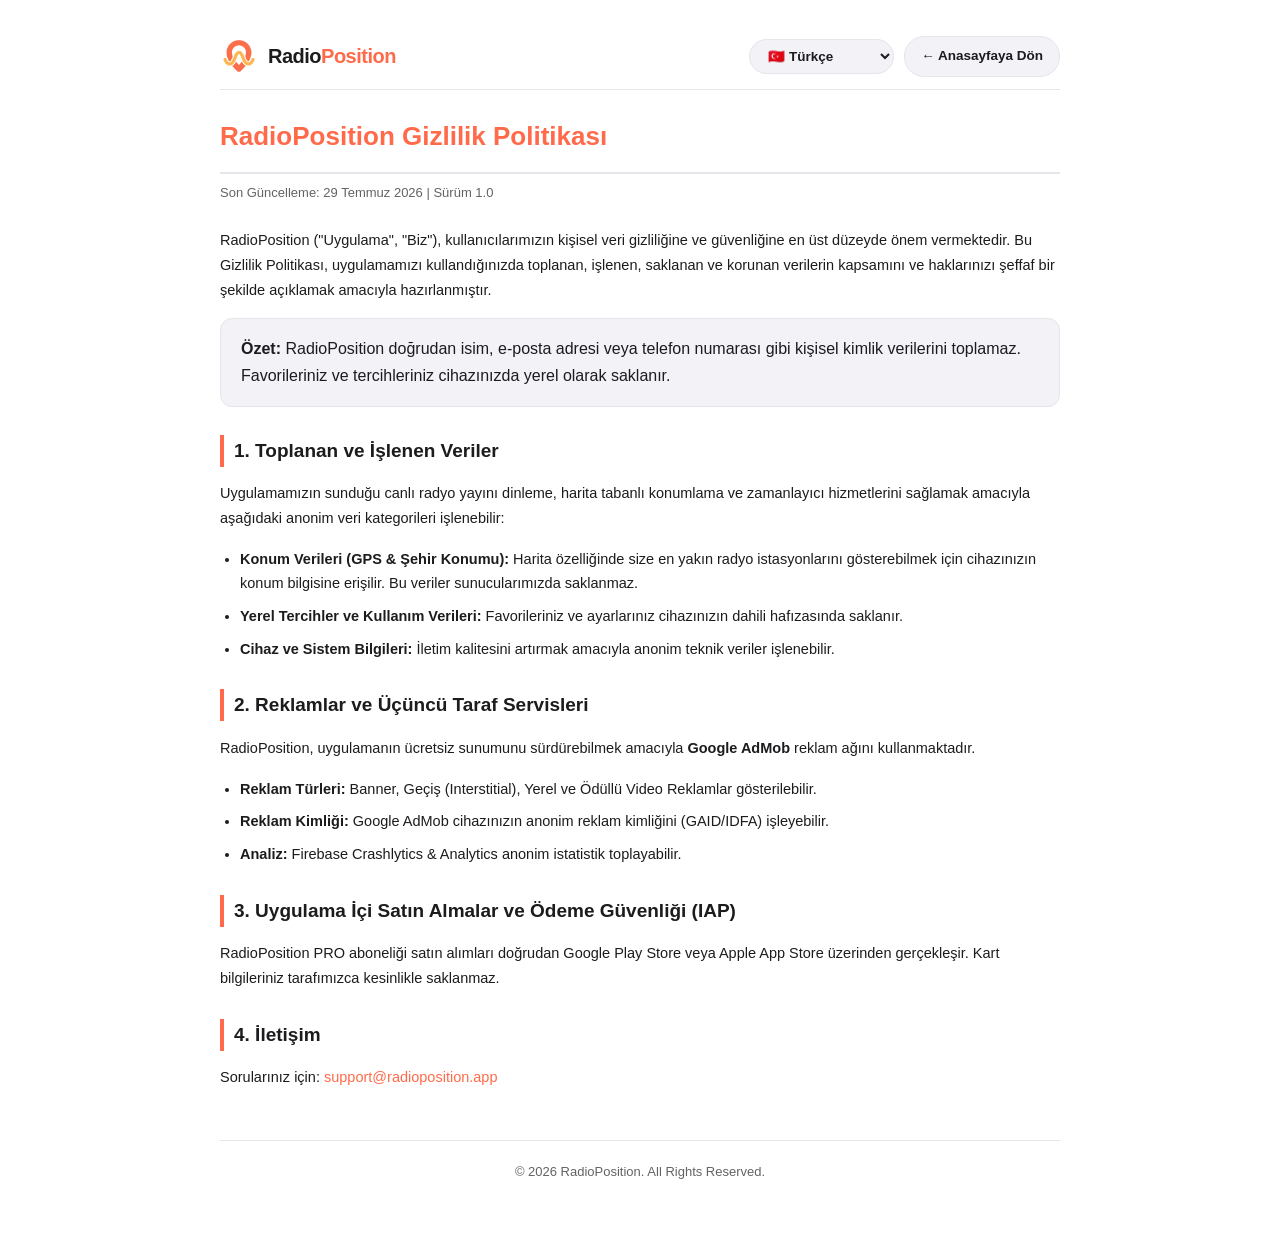
<file: privacy.html>
<!DOCTYPE html>
<html lang="tr">
<head>
    <meta charset="UTF-8">
    <script async src="https://pagead2.googlesyndication.com/pagead/js/adsbygoogle.js?client=ca-pub-3429247192277407"
       crossorigin="anonymous"></script>
    <meta name="viewport" content="width=device-width, initial-scale=1.0">
    <title>RadioPosition — Gizlilik Politikası (Privacy Policy)</title>
    <style>
        :root {
            --primary-color: #ff6b4a;
            --bg-color: #ffffff;
            --text-main: #1c1c1e;
            --text-muted: #636366;
            --border-color: #e5e5ea;
            --card-bg: #f2f2f7;
        }
        @media (prefers-color-scheme: dark) {
            :root {
                --primary-color: #ff6b4a;
                --bg-color: #000000;
                --text-main: #ffffff;
                --text-muted: #8e8e93;
                --border-color: #2c2c2e;
                --card-bg: #1c1c1e;
            }
        }
        body {
            font-family: -apple-system, BlinkMacSystemFont, 'Segoe UI', Roboto, Helvetica, Arial, sans-serif;
            line-height: 1.7;
            color: var(--text-main);
            background-color: var(--bg-color);
            padding: 24px 20px 60px;
            max-width: 840px;
            margin: 0 auto;
        }
        h1 {
            color: var(--primary-color);
            font-size: 26px;
            font-weight: 800;
            border-bottom: 2px solid var(--border-color);
            padding-bottom: 14px;
            margin-bottom: 8px;
        }
        .update-date {
            font-size: 13px;
            color: var(--text-muted);
            margin-bottom: 24px;
        }
        h2 {
            font-size: 19px;
            font-weight: 700;
            color: var(--text-main);
            margin-top: 28px;
            margin-bottom: 12px;
            border-left: 4px solid var(--primary-color);
            padding-left: 10px;
        }
        p, li {
            font-size: 14.5px;
            color: var(--text-main);
        }
        ul {
            padding-left: 20px;
            margin-bottom: 16px;
        }
        li {
            margin-bottom: 8px;
        }
        .highlight-box {
            background-color: var(--card-bg);
            border-radius: 12px;
            padding: 16px 20px;
            margin: 16px 0;
            border: 1px solid var(--border-color);
        }
        .footer {
            margin-top: 50px;
            font-size: 13px;
            color: var(--text-muted);
            border-top: 1px solid var(--border-color);
            padding-top: 20px;
            text-align: center;
        }
        a {
            color: var(--primary-color);
            text-decoration: none;
        }
        a:hover {
            text-decoration: underline;
        }
        .lang-select {
            padding: 8px 14px;
            background-color: var(--card-bg);
            color: var(--text-main);
            font-size: 13.5px;
            font-weight: 600;
            border-radius: 20px;
            border: 1px solid var(--border-color);
            outline: none;
            cursor: pointer;
        }
    </style>
</head>
<body>
    <header style="display: flex; align-items: center; justify-content: space-between; padding: 12px 0; margin-bottom: 24px; border-bottom: 1px solid var(--border-color); flex-wrap: wrap; gap: 12px;">
        <a href="index.html" style="display: flex; align-items: center; gap: 10px; text-decoration: none; color: inherit;">
            <img src="assets/logo-removebg.png" alt="RadioPosition Logo" style="width: 38px; height: 38px; object-fit: contain;">
            <span style="font-size: 20px; font-weight: 800; letter-spacing: -0.5px; color: var(--text-main);">Radio<span style="color: var(--primary-color);">Position</span></span>
        </a>
        <div style="display: flex; align-items: center; gap: 10px;">
            <select id="doc-lang-select" class="lang-select">
                <option value="tr">🇹🇷 Türkçe</option>
                <option value="en">🇺🇸 English</option>
                <option value="de">🇩🇪 Deutsch</option>
                <option value="es">🇪🇸 Español</option>
                <option value="fr">🇫🇷 Français</option>
                <option value="it">🇮🇹 Italiano</option>
                <option value="nl">🇳🇱 Nederlands</option>
                <option value="pl">🇵🇱 Polski</option>
                <option value="pt">🇵🇹 Português</option>
                <option value="ru">🇷🇺 Русский</option>
                <option value="ar">🇪🇬 العربية</option>
                <option value="hi">🇮🇳 हिन्दी</option>
                <option value="ja">🇯🇵 日本語</option>
                <option value="ko">🇰🇷 한국어</option>
                <option value="zh">🇨🇳 中文</option>
            </select>
            <a href="index.html" id="back-home-btn" style="display: inline-flex; align-items: center; gap: 6px; padding: 8px 16px; background-color: var(--card-bg); color: var(--text-main); font-size: 13.5px; font-weight: 600; border-radius: 20px; border: 1px solid var(--border-color); text-decoration: none;">
                ← Anasayfaya Dön
            </a>
        </div>
    </header>

    <main id="policy-container"></main>

    <div class="footer">
        © 2026 RadioPosition. All Rights Reserved.
    </div>

    <script>
        const privacyTexts = {
            tr: {
                backBtn: "← Anasayfaya Dön",
                title: "RadioPosition Gizlilik Politikası",
                date: "Son Güncelleme: 29 Temmuz 2026 | Sürüm 1.0",
                intro: "RadioPosition (\"Uygulama\", \"Biz\"), kullanıcılarımızın kişisel veri gizliliğine ve güvenliğine en üst düzeyde önem vermektedir. Bu Gizlilik Politikası, uygulamamızı kullandığınızda toplanan, işlenen, saklanan ve korunan verilerin kapsamını ve haklarınızı şeffaf bir şekilde açıklamak amacıyla hazırlanmıştır.",
                summary: "<strong>Özet:</strong> RadioPosition doğrudan isim, e-posta adresi veya telefon numarası gibi kişisel kimlik verilerini toplamaz. Favorileriniz ve tercihleriniz cihazınızda yerel olarak saklanır.",
                h1: "1. Toplanan ve İşlenen Veriler",
                p1: "Uygulamamızın sunduğu canlı radyo yayını dinleme, harita tabanlı konumlama ve zamanlayıcı hizmetlerini sağlamak amacıyla aşağıdaki anonim veri kategorileri işlenebilir:",
                l1: "<li><strong>Konum Verileri (GPS & Şehir Konumu):</strong> Harita özelliğinde size en yakın radyo istasyonlarını gösterebilmek için cihazınızın konum bilgisine erişilir. Bu veriler sunucularımızda saklanmaz.</li><li><strong>Yerel Tercihler ve Kullanım Verileri:</strong> Favorileriniz ve ayarlarınız cihazınızın dahili hafızasında saklanır.</li><li><strong>Cihaz ve Sistem Bilgileri:</strong> İletim kalitesini artırmak amacıyla anonim teknik veriler işlenebilir.</li>",
                h2: "2. Reklamlar ve Üçüncü Taraf Servisleri",
                p2: "RadioPosition, uygulamanın ücretsiz sunumunu sürdürebilmek amacıyla <strong>Google AdMob</strong> reklam ağını kullanmaktadır.",
                l2: "<li><strong>Reklam Türleri:</strong> Banner, Geçiş (Interstitial), Yerel ve Ödüllü Video Reklamlar gösterilebilir.</li><li><strong>Reklam Kimliği:</strong> Google AdMob cihazınızın anonim reklam kimliğini (GAID/IDFA) işleyebilir.</li><li><strong>Analiz:</strong> Firebase Crashlytics & Analytics anonim istatistik toplayabilir.</li>",
                h3: "3. Uygulama İçi Satın Almalar ve Ödeme Güvenliği (IAP)",
                p3: "RadioPosition PRO aboneliği satın alımları doğrudan Google Play Store veya Apple App Store üzerinden gerçekleşir. Kart bilgileriniz tarafımızca kesinlikle saklanmaz.",
                h4: "4. İletişim",
                p4: "Sorularınız için: <a href=\"mailto:support@radioposition.app\">support@radioposition.app</a>"
            },
            en: {
                backBtn: "← Back to Home",
                title: "RadioPosition Privacy Policy",
                date: "Last Updated: July 29, 2026 | Version 1.0",
                intro: "RadioPosition (\"App\", \"We\") values the privacy and security of our users. This Privacy Policy outlines how your data is collected, used, and protected when using our services.",
                summary: "<strong>Summary:</strong> RadioPosition does not collect personal identity data such as names, emails, or phone numbers. Your favorites and settings remain stored locally on your device.",
                h1: "1. Data Collection & Usage",
                p1: "To deliver live radio streaming, map discovery, and timer functions, the following anonymous data categories may be processed:",
                l1: "<li><strong>Location Data (GPS):</strong> Used solely to show nearby stations on the map. Never saved on external servers.</li><li><strong>Local Preferences:</strong> Favorites and settings are stored locally on your device.</li><li><strong>Technical Info:</strong> Anonymous device and OS details processed to optimize playback performance.</li>",
                h2: "2. Advertisements & Third-Party Services",
                p2: "RadioPosition uses <strong>Google AdMob</strong> to keep our core features free for everyone.",
                l2: "<li><strong>Ad Formats:</strong> Banner, Interstitial, Native, and Rewarded video ads.</li><li><strong>Advertising Identifiers:</strong> Anonymous IDs (GAID/IDFA) processed for relevant ads.</li><li><strong>Analytics:</strong> Firebase Crashlytics and Analytics collect anonymous performance logs.</li>",
                h3: "3. In-App Purchases & Payment Security",
                p3: "All RadioPosition PRO subscription transactions are processed directly by Google Play Store or Apple App Store. Payment credentials are never stored by RadioPosition.",
                h4: "4. Contact Us",
                p4: "For inquiries, contact: <a href=\"mailto:support@radioposition.app\">support@radioposition.app</a>"
            },
            de: {
                backBtn: "← Zurück zur Startseite",
                title: "RadioPosition Datenschutz-Bestimmungen",
                date: "Zuletzt aktualisiert: 29. Juli 2026 | Version 1.0",
                intro: "RadioPosition misst dem Schutz Ihrer persönlichen Daten höchste Bedeutung bei. Diese Datenschutzrichtlinie legt offen, wie anonyme Daten verarbeitet werden.",
                summary: "<strong>Zusammenfassung:</strong> RadioPosition sammelt keine persönlichen Daten wie Namen oder E-Mail-Adressen. Favoriten werden lokal gespeichert.",
                h1: "1. Datenerhebung & Nutzung",
                p1: "Zur Bereitstellung von Radio-Streams, Karten und Timern werden folgende anonyme Daten verarbeitet:",
                l1: "<li><strong>Standortdaten:</strong> Zeigt nahegelegene Sender auf der Karte an. Wird nicht gespeichert.</li><li><strong>Lokale Einstellungen:</strong> Favoriten bleiben auf Ihrem Gerät gespeichert.</li>",
                h2: "2. Werbung & Drittanbieter",
                p2: "RadioPosition nutzt <strong>Google AdMob</strong> zur Finanzierung der kostenlosen Nutzung.",
                l2: "<li>Banner, Interstitial- und Belohnungsanzeigen können geschaltet werden.</li>",
                h3: "3. In-App-Käufe",
                p3: "Zahlungen für RadioPosition PRO werden sicher über den Google Play Store oder Apple App Store abgewickelt.",
                h4: "4. Kontakt",
                p4: "E-Mail: <a href=\"mailto:support@radioposition.app\">support@radioposition.app</a>"
            },
            es: {
                backBtn: "← Volver al Inicio",
                title: "RadioPosition Política de Privacidad",
                date: "Última actualización: 29 de julio de 2026 | Versión 1.0",
                intro: "RadioPosition respeta la privacidad de sus usuarios. Esta política explica cómo se recopilan y protegen los datos anónimos.",
                summary: "<strong>Resumen:</strong> RadioPosition no recopila información personal como nombres o correos. Sus favoritos se guardan localmente.",
                h1: "1. Datos Recopilados",
                p1: "Para ofrecer transmisiones de radio en vivo y mapas, procesamos datos anónimos:",
                l1: "<li><strong>Ubicación:</strong> Muestra estaciones cercanas en el mapa. No se almacena en servidores.</li><li><strong>Favoritos:</strong> Guardados localmente en su dispositivo.</li>",
                h2: "2. Publicidad",
                p2: "Utilizamos <strong>Google AdMob</strong> para ofrecer una experiencia gratuita.",
                l2: "<li>Se pueden mostrar anuncios Banner e Interstitials.</li>",
                h3: "3. Compras Integradas",
                p3: "Las suscripciones a RadioPosition PRO se procesan de forma segura a través de App Store o Google Play Store.",
                h4: "4. Contacto",
                p4: "Correo: <a href=\"mailto:support@radioposition.app\">support@radioposition.app</a>"
            },
            fr: {
                backBtn: "← Retour à l'accueil",
                title: "RadioPosition Politique de Confidentialité",
                date: "Dernière mise à jour : 29 juillet 2026 | Version 1.0",
                intro: "RadioPosition accorde une grande importance à la confidentialité des données de ses utilisateurs.",
                summary: "<strong>Résumé :</strong> RadioPosition ne collecte aucune donnée d'identité personnelle. Vos favoris restent enregistrés localement.",
                h1: "1. Collecte des Données",
                p1: "Pour le streaming radio en direct et les cartes, nous traitons des données anonymes :",
                l1: "<li><strong>Localisation :</strong> Utilise la position pour afficher les radios à proximité.</li><li><strong>Favoris :</strong> Stockés localement sur votre appareil.</li>",
                h2: "2. Publicités",
                p2: "RadioPosition utilise <strong>Google AdMob</strong> pour maintenir l'application gratuite.",
                l2: "<li>Affichage de bannières et d'annonces interstitielles.</li>",
                h3: "3. Achats In-App",
                p3: "Les abonnements RadioPosition PRO sont gérés de manière sécurisée par l'App Store ou Google Play Store.",
                h4: "4. Contact",
                p4: "E-mail : <a href=\"mailto:support@radioposition.app\">support@radioposition.app</a>"
            }
        };

        function renderPolicy(lang) {
            const t = privacyTexts[lang] || privacyTexts.en;
            document.getElementById('back-home-btn').textContent = t.backBtn;
            document.title = t.title + " — RadioPosition";

            document.getElementById('policy-container').innerHTML = `
                <h1>${t.title}</h1>
                <div class="update-date">${t.date}</div>
                <p>${t.intro}</p>
                <div class="highlight-box">${t.summary}</div>
                <h2>${t.h1}</h2>
                <p>${t.p1}</p>
                <ul>${t.l1}</ul>
                <h2>${t.h2}</h2>
                <p>${t.p2}</p>
                <ul>${t.l2}</ul>
                <h2>${t.h3}</h2>
                <p>${t.p3}</p>
                <h2>${t.h4}</h2>
                <p>${t.p4}</p>
            `;
        }

        const selectEl = document.getElementById('doc-lang-select');
        const savedLang = localStorage.getItem('radio_position_lang') || 'tr';
        selectEl.value = privacyTexts[savedLang] ? savedLang : 'tr';

        selectEl.addEventListener('change', (e) => {
            const selected = e.target.value;
            localStorage.setItem('radio_position_lang', selected);
            renderPolicy(selected);
        });

        renderPolicy(selectEl.value);
    </script>
</body>
</html>
</file>
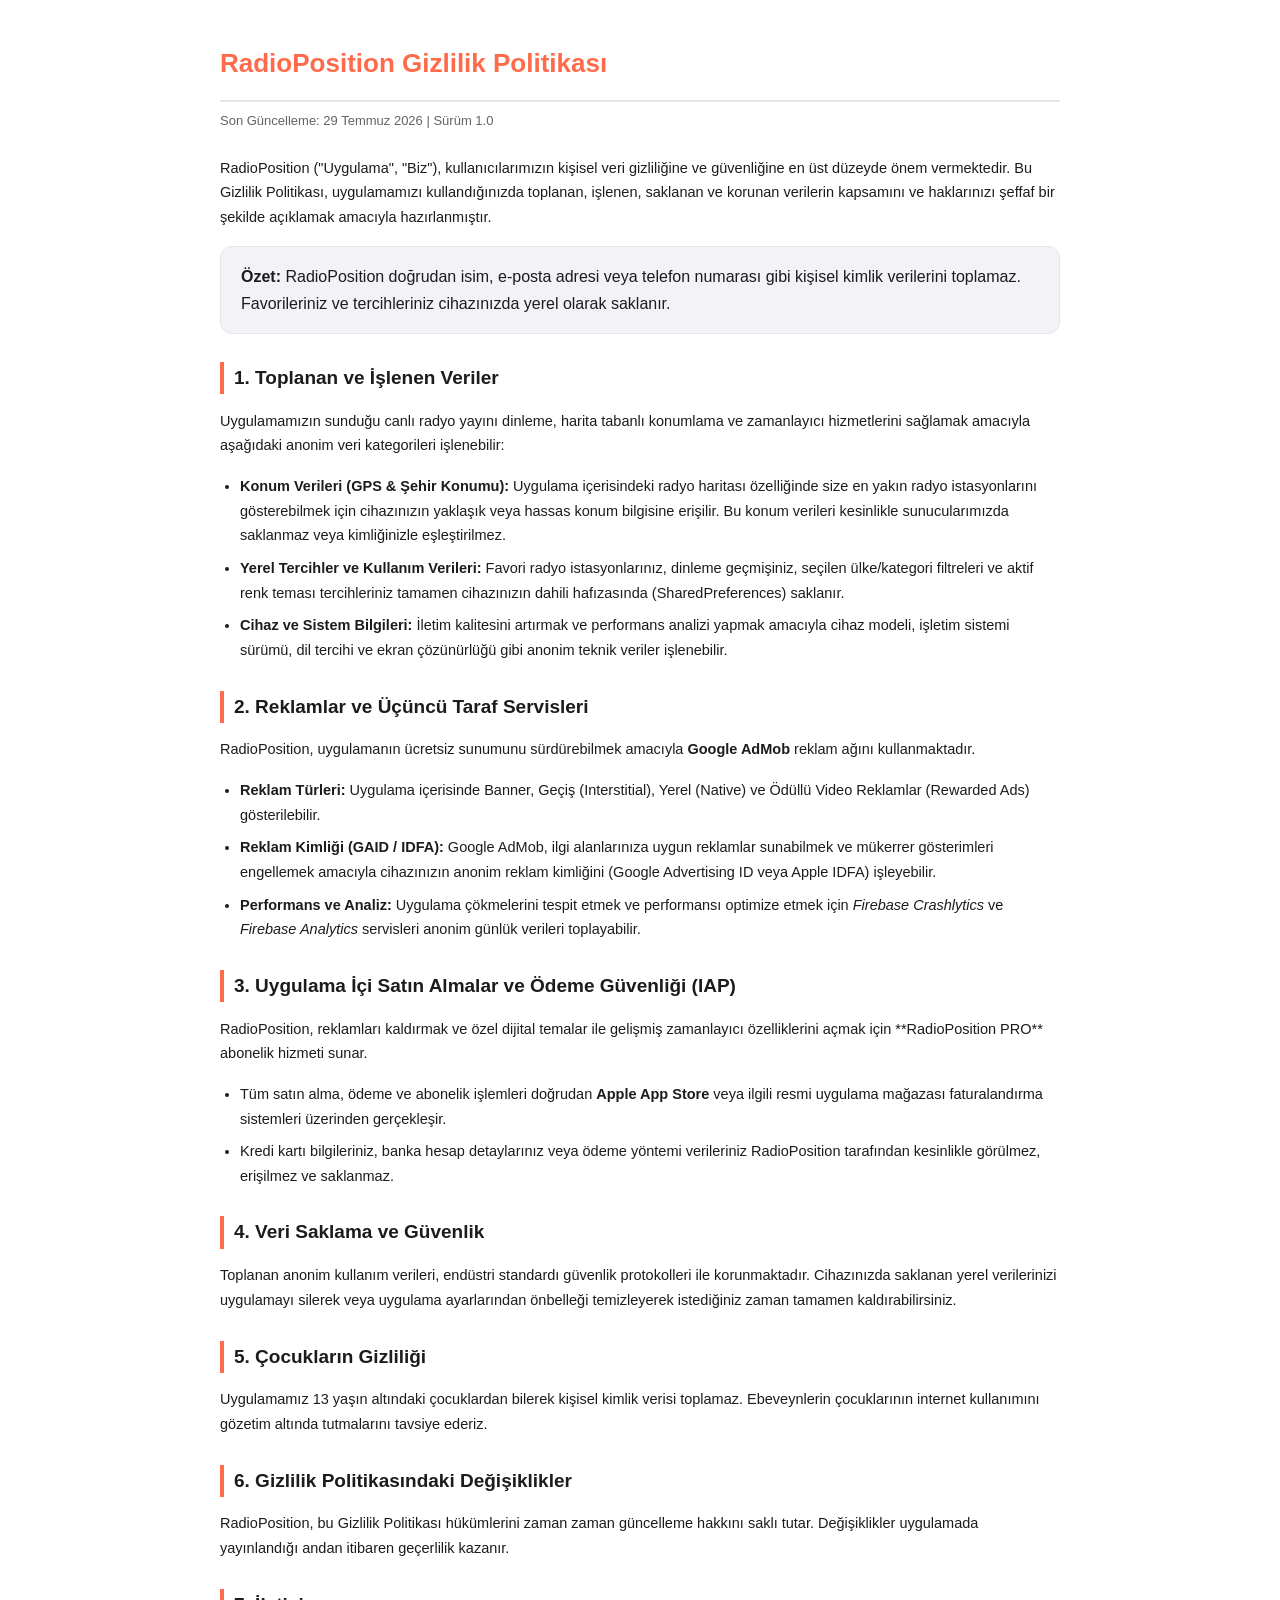
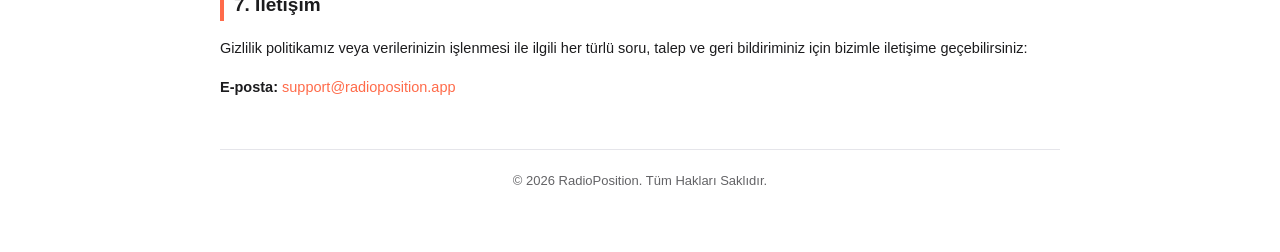
<file: privacy_policy.html>
<!DOCTYPE html>
<html lang="tr">
<head>
    <meta charset="UTF-8">
    <meta name="viewport" content="width=device-width, initial-scale=1.0">
    <title>RadioPosition — Gizlilik Politikası (Privacy Policy)</title>
    <style>
        :root {
            --primary-color: #ff6b4a;
            --bg-color: #ffffff;
            --text-main: #1c1c1e;
            --text-muted: #636366;
            --border-color: #e5e5ea;
            --card-bg: #f2f2f7;
        }
        @media (prefers-color-scheme: dark) {
            :root {
                --primary-color: #ff6b4a;
                --bg-color: #000000;
                --text-main: #ffffff;
                --text-muted: #8e8e93;
                --border-color: #2c2c2e;
                --card-bg: #1c1c1e;
            }
        }
        body {
            font-family: -apple-system, BlinkMacSystemFont, 'Segoe UI', Roboto, Helvetica, Arial, sans-serif;
            line-height: 1.7;
            color: var(--text-main);
            background-color: var(--bg-color);
            padding: 24px 20px 60px;
            max-width: 840px;
            margin: 0 auto;
        }
        h1 {
            color: var(--primary-color);
            font-size: 26px;
            font-weight: 800;
            border-bottom: 2px solid var(--border-color);
            padding-bottom: 14px;
            margin-bottom: 8px;
        }
        .update-date {
            font-size: 13px;
            color: var(--text-muted);
            margin-bottom: 24px;
        }
        h2 {
            font-size: 19px;
            font-weight: 700;
            color: var(--text-main);
            margin-top: 28px;
            margin-bottom: 12px;
            border-left: 4px solid var(--primary-color);
            padding-left: 10px;
        }
        p, li {
            font-size: 14.5px;
            color: var(--text-main);
        }
        ul {
            padding-left: 20px;
            margin-bottom: 16px;
        }
        li {
            margin-bottom: 8px;
        }
        .highlight-box {
            background-color: var(--card-bg);
            border-radius: 12px;
            padding: 16px 20px;
            margin: 16px 0;
            border: 1px solid var(--border-color);
        }
        .footer {
            margin-top: 50px;
            font-size: 13px;
            color: var(--text-muted);
            border-top: 1px solid var(--border-color);
            padding-top: 20px;
            text-align: center;
        }
        a {
            color: var(--primary-color);
            text-decoration: none;
        }
        a:hover {
            text-decoration: underline;
        }
    </style>
</head>
<body>
    <h1>RadioPosition Gizlilik Politikası</h1>
    <div class="update-date">Son Güncelleme: 29 Temmuz 2026 | Sürüm 1.0</div>

    <p>RadioPosition ("Uygulama", "Biz"), kullanıcılarımızın kişisel veri gizliliğine ve güvenliğine en üst düzeyde önem vermektedir. Bu Gizlilik Politikası, uygulamamızı kullandığınızda toplanan, işlenen, saklanan ve korunan verilerin kapsamını ve haklarınızı şeffaf bir şekilde açıklamak amacıyla hazırlanmıştır.</p>

    <div class="highlight-box">
        <strong>Özet:</strong> RadioPosition doğrudan isim, e-posta adresi veya telefon numarası gibi kişisel kimlik verilerini toplamaz. Favorileriniz ve tercihleriniz cihazınızda yerel olarak saklanır.
    </div>

    <h2>1. Toplanan ve İşlenen Veriler</h2>
    <p>Uygulamamızın sunduğu canlı radyo yayını dinleme, harita tabanlı konumlama ve zamanlayıcı hizmetlerini sağlamak amacıyla aşağıdaki anonim veri kategorileri işlenebilir:</p>

    <ul>
        <li><strong>Konum Verileri (GPS & Şehir Konumu):</strong> Uygulama içerisindeki radyo haritası özelliğinde size en yakın radyo istasyonlarını gösterebilmek için cihazınızın yaklaşık veya hassas konum bilgisine erişilir. Bu konum verileri kesinlikle sunucularımızda saklanmaz veya kimliğinizle eşleştirilmez.</li>
        <li><strong>Yerel Tercihler ve Kullanım Verileri:</strong> Favori radyo istasyonlarınız, dinleme geçmişiniz, seçilen ülke/kategori filtreleri ve aktif renk teması tercihleriniz tamamen cihazınızın dahili hafızasında (SharedPreferences) saklanır.</li>
        <li><strong>Cihaz ve Sistem Bilgileri:</strong> İletim kalitesini artırmak ve performans analizi yapmak amacıyla cihaz modeli, işletim sistemi sürümü, dil tercihi ve ekran çözünürlüğü gibi anonim teknik veriler işlenebilir.</li>
    </ul>

    <h2>2. Reklamlar ve Üçüncü Taraf Servisleri</h2>
    <p>RadioPosition, uygulamanın ücretsiz sunumunu sürdürebilmek amacıyla <strong>Google AdMob</strong> reklam ağını kullanmaktadır.</p>

    <ul>
        <li><strong>Reklam Türleri:</strong> Uygulama içerisinde Banner, Geçiş (Interstitial), Yerel (Native) ve Ödüllü Video Reklamlar (Rewarded Ads) gösterilebilir.</li>
        <li><strong>Reklam Kimliği (GAID / IDFA):</strong> Google AdMob, ilgi alanlarınıza uygun reklamlar sunabilmek ve mükerrer gösterimleri engellemek amacıyla cihazınızın anonim reklam kimliğini (Google Advertising ID veya Apple IDFA) işleyebilir.</li>
        <li><strong>Performans ve Analiz:</strong> Uygulama çökmelerini tespit etmek ve performansı optimize etmek için <em>Firebase Crashlytics</em> ve <em>Firebase Analytics</em> servisleri anonim günlük verileri toplayabilir.</li>
    </ul>

    <h2>3. Uygulama İçi Satın Almalar ve Ödeme Güvenliği (IAP)</h2>
    <p>RadioPosition, reklamları kaldırmak ve özel dijital temalar ile gelişmiş zamanlayıcı özelliklerini açmak için **RadioPosition PRO** abonelik hizmeti sunar.</p>
    <ul>
        <li>Tüm satın alma, ödeme ve abonelik işlemleri doğrudan <strong>Apple App Store</strong> veya ilgili resmi uygulama mağazası faturalandırma sistemleri üzerinden gerçekleşir.</li>
        <li>Kredi kartı bilgileriniz, banka hesap detaylarınız veya ödeme yöntemi verileriniz RadioPosition tarafından kesinlikle görülmez, erişilmez ve saklanmaz.</li>
    </ul>

    <h2>4. Veri Saklama ve Güvenlik</h2>
    <p>Toplanan anonim kullanım verileri, endüstri standardı güvenlik protokolleri ile korunmaktadır. Cihazınızda saklanan yerel verilerinizi uygulamayı silerek veya uygulama ayarlarından önbelleği temizleyerek istediğiniz zaman tamamen kaldırabilirsiniz.</p>

    <h2>5. Çocukların Gizliliği</h2>
    <p>Uygulamamız 13 yaşın altındaki çocuklardan bilerek kişisel kimlik verisi toplamaz. Ebeveynlerin çocuklarının internet kullanımını gözetim altında tutmalarını tavsiye ederiz.</p>

    <h2>6. Gizlilik Politikasındaki Değişiklikler</h2>
    <p>RadioPosition, bu Gizlilik Politikası hükümlerini zaman zaman güncelleme hakkını saklı tutar. Değişiklikler uygulamada yayınlandığı andan itibaren geçerlilik kazanır.</p>

    <h2>7. İletişim</h2>
    <p>Gizlilik politikamız veya verilerinizin işlenmesi ile ilgili her türlü soru, talep ve geri bildiriminiz için bizimle iletişime geçebilirsiniz:</p>
    <p><strong>E-posta:</strong> <a href="mailto:support@radioposition.app">support@radioposition.app</a></p>

    <div class="footer">
        © 2026 RadioPosition. Tüm Hakları Saklıdır.
    </div>
</body>
</html>
</file>
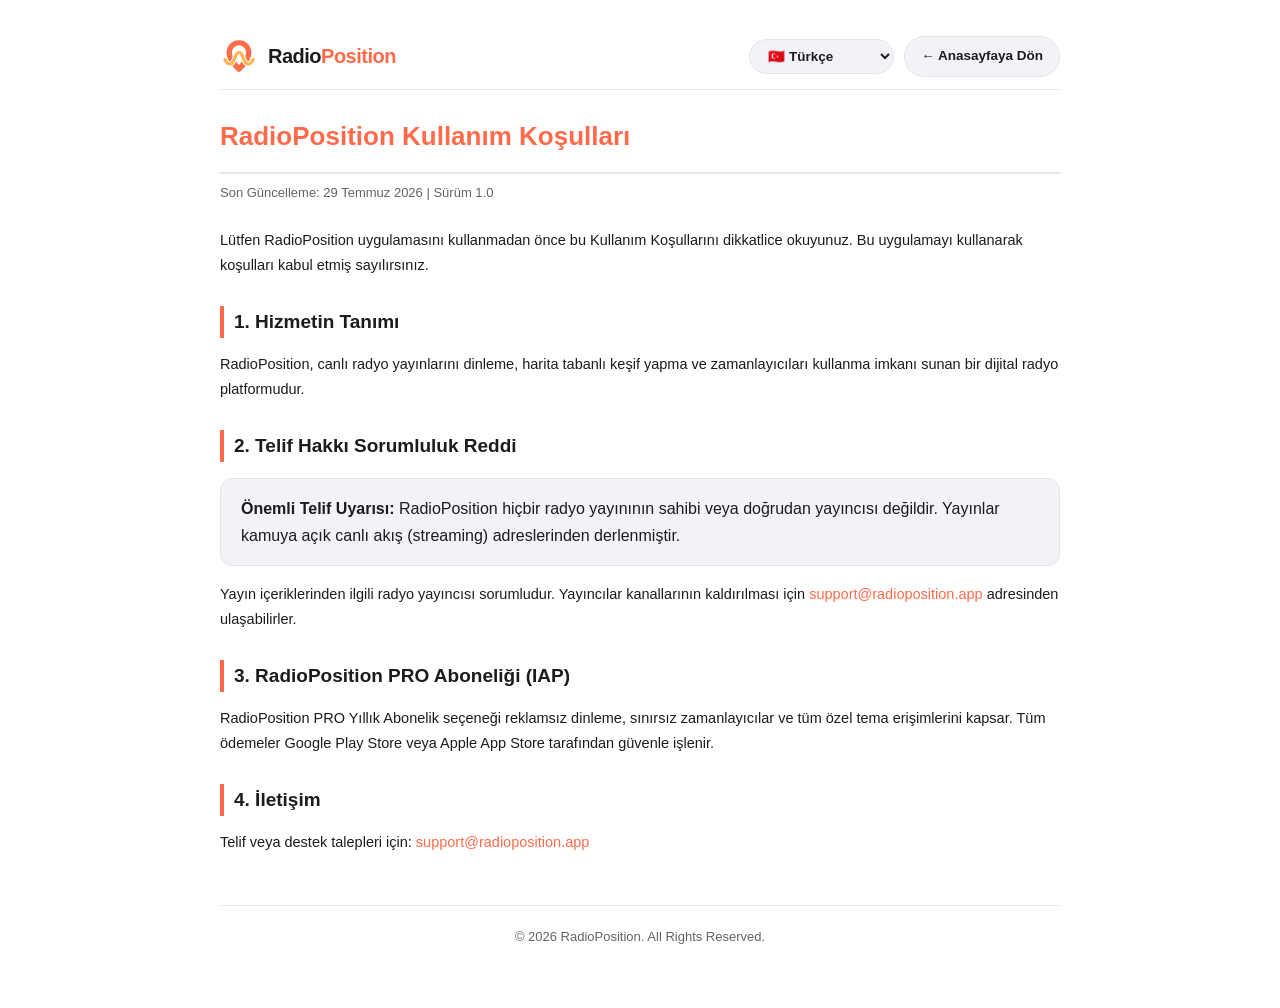
<file: terms.html>
<!DOCTYPE html>
<html lang="tr">
<head>
    <meta charset="UTF-8">
    <script async src="https://pagead2.googlesyndication.com/pagead/js/adsbygoogle.js?client=ca-pub-3429247192277407"
       crossorigin="anonymous"></script>
    <meta name="viewport" content="width=device-width, initial-scale=1.0">
    <title>RadioPosition — Kullanım Koşulları (Terms of Use)</title>
    <style>
        :root {
            --primary-color: #ff6b4a;
            --bg-color: #ffffff;
            --text-main: #1c1c1e;
            --text-muted: #636366;
            --border-color: #e5e5ea;
            --card-bg: #f2f2f7;
        }
        @media (prefers-color-scheme: dark) {
            :root {
                --primary-color: #ff6b4a;
                --bg-color: #000000;
                --text-main: #ffffff;
                --text-muted: #8e8e93;
                --border-color: #2c2c2e;
                --card-bg: #1c1c1e;
            }
        }
        body {
            font-family: -apple-system, BlinkMacSystemFont, 'Segoe UI', Roboto, Helvetica, Arial, sans-serif;
            line-height: 1.7;
            color: var(--text-main);
            background-color: var(--bg-color);
            padding: 24px 20px 60px;
            max-width: 840px;
            margin: 0 auto;
        }
        h1 {
            color: var(--primary-color);
            font-size: 26px;
            font-weight: 800;
            border-bottom: 2px solid var(--border-color);
            padding-bottom: 14px;
            margin-bottom: 8px;
        }
        .update-date {
            font-size: 13px;
            color: var(--text-muted);
            margin-bottom: 24px;
        }
        h2 {
            font-size: 19px;
            font-weight: 700;
            color: var(--text-main);
            margin-top: 28px;
            margin-bottom: 12px;
            border-left: 4px solid var(--primary-color);
            padding-left: 10px;
        }
        p, li {
            font-size: 14.5px;
            color: var(--text-main);
        }
        ul {
            padding-left: 20px;
            margin-bottom: 16px;
        }
        li {
            margin-bottom: 8px;
        }
        .highlight-box {
            background-color: var(--card-bg);
            border-radius: 12px;
            padding: 16px 20px;
            margin: 16px 0;
            border: 1px solid var(--border-color);
        }
        .footer {
            margin-top: 50px;
            font-size: 13px;
            color: var(--text-muted);
            border-top: 1px solid var(--border-color);
            padding-top: 20px;
            text-align: center;
        }
        a {
            color: var(--primary-color);
            text-decoration: none;
        }
        a:hover {
            text-decoration: underline;
        }
        .lang-select {
            padding: 8px 14px;
            background-color: var(--card-bg);
            color: var(--text-main);
            font-size: 13.5px;
            font-weight: 600;
            border-radius: 20px;
            border: 1px solid var(--border-color);
            outline: none;
            cursor: pointer;
        }
    </style>
</head>
<body>
    <header style="display: flex; align-items: center; justify-content: space-between; padding: 12px 0; margin-bottom: 24px; border-bottom: 1px solid var(--border-color); flex-wrap: wrap; gap: 12px;">
        <a href="index.html" style="display: flex; align-items: center; gap: 10px; text-decoration: none; color: inherit;">
            <img src="assets/logo-removebg.png" alt="RadioPosition Logo" style="width: 38px; height: 38px; object-fit: contain;">
            <span style="font-size: 20px; font-weight: 800; letter-spacing: -0.5px; color: var(--text-main);">Radio<span style="color: var(--primary-color);">Position</span></span>
        </a>
        <div style="display: flex; align-items: center; gap: 10px;">
            <select id="doc-lang-select" class="lang-select">
                <option value="tr">🇹🇷 Türkçe</option>
                <option value="en">🇺🇸 English</option>
                <option value="de">🇩🇪 Deutsch</option>
                <option value="es">🇪🇸 Español</option>
                <option value="fr">🇫🇷 Français</option>
                <option value="it">🇮🇹 Italiano</option>
                <option value="nl">🇳🇱 Nederlands</option>
                <option value="pl">🇵🇱 Polski</option>
                <option value="pt">🇵🇹 Português</option>
                <option value="ru">🇷🇺 Русский</option>
                <option value="ar">🇪🇬 العربية</option>
                <option value="hi">🇮🇳 हिन्दी</option>
                <option value="ja">🇯🇵 日本語</option>
                <option value="ko">🇰🇷 한국어</option>
                <option value="zh">🇨🇳 中文</option>
            </select>
            <a href="index.html" id="back-home-btn" style="display: inline-flex; align-items: center; gap: 6px; padding: 8px 16px; background-color: var(--card-bg); color: var(--text-main); font-size: 13.5px; font-weight: 600; border-radius: 20px; border: 1px solid var(--border-color); text-decoration: none;">
                ← Anasayfaya Dön
            </a>
        </div>
    </header>

    <main id="terms-container"></main>

    <div class="footer">
        © 2026 RadioPosition. All Rights Reserved.
    </div>

    <script>
        const termsTexts = {
            tr: {
                backBtn: "← Anasayfaya Dön",
                title: "RadioPosition Kullanım Koşulları",
                date: "Son Güncelleme: 29 Temmuz 2026 | Sürüm 1.0",
                intro: "Lütfen RadioPosition uygulamasını kullanmadan önce bu Kullanım Koşullarını dikkatlice okuyunuz. Bu uygulamayı kullanarak koşulları kabul etmiş sayılırsınız.",
                h1: "1. Hizmetin Tanımı",
                p1: "RadioPosition, canlı radyo yayınlarını dinleme, harita tabanlı keşif yapma ve zamanlayıcıları kullanma imkanı sunan bir dijital radyo platformudur.",
                h2: "2. Telif Hakkı Sorumluluk Reddi",
                box2: "<strong>Önemli Telif Uyarısı:</strong> RadioPosition hiçbir radyo yayınının sahibi veya doğrudan yayıncısı değildir. Yayınlar kamuya açık canlı akış (streaming) adreslerinden derlenmiştir.",
                p2: "Yayın içeriklerinden ilgili radyo yayıncısı sorumludur. Yayıncılar kanallarının kaldırılması için <a href=\"mailto:support@radioposition.app\">support@radioposition.app</a> adresinden ulaşabilirler.",
                h3: "3. RadioPosition PRO Aboneliği (IAP)",
                p3: "RadioPosition PRO Yıllık Abonelik seçeneği reklamsız dinleme, sınırsız zamanlayıcılar ve tüm özel tema erişimlerini kapsar. Tüm ödemeler Google Play Store veya Apple App Store tarafından güvenle işlenir.",
                h4: "4. İletişim",
                p4: "Telif veya destek talepleri için: <a href=\"mailto:support@radioposition.app\">support@radioposition.app</a>"
            },
            en: {
                backBtn: "← Back to Home",
                title: "RadioPosition Terms of Use",
                date: "Last Updated: July 29, 2026 | Version 1.0",
                intro: "Please read these Terms of Use carefully before using RadioPosition. By accessing or using our application, you agree to be bound by these terms.",
                h1: "1. Service Overview",
                p1: "RadioPosition is a digital radio platform allowing users to listen to live radio streams, explore channels via an interactive globe map, and set timers.",
                h2: "2. Copyright Disclaimer",
                box2: "<strong>Copyright Notice:</strong> RadioPosition does not host or broadcast any radio stream directly. All radio streams are aggregated from publicly accessible HTTP/HTTPS URLs.",
                p2: "Stream content and copyrights belong solely to the respective broadcaster. Broadcasters requesting channel removal can email <a href=\"mailto:support@radioposition.app\">support@radioposition.app</a>.",
                h3: "3. RadioPosition PRO Subscription",
                p3: "RadioPosition PRO Yearly Subscription unlocks an ad-free experience, unlimited timers, and all custom color themes. Billing is processed securely via Google Play Store or Apple App Store.",
                h4: "4. Contact Us",
                p4: "For copyright or support inquiries: <a href=\"mailto:support@radioposition.app\">support@radioposition.app</a>"
            },
            de: {
                backBtn: "← Zurück zur Startseite",
                title: "RadioPosition Nutzungsbedingungen",
                date: "Zuletzt aktualisiert: 29. Juli 2026 | Version 1.0",
                intro: "Bitte lesen Sie diese Nutzungsbedingungen sorgfältig durch, bevor Sie RadioPosition verwenden.",
                h1: "1. Dienstbeschreibung",
                p1: "RadioPosition bietet Ihnen weltweite Live-Radio-Streams, interaktive Karten und Weckfunktionen.",
                h2: "2. Urheberrechtshinweis",
                box2: "<strong>Urheberrecht:</strong> RadioPosition ist kein eigener Sender. Alle Streams stammen aus öffentlich zugänglichen URLs.",
                p2: "Inhalte unterliegen den jeweiligen Sendern. Kontakt: <a href=\"mailto:support@radioposition.app\">support@radioposition.app</a>",
                h3: "3. RadioPosition PRO Abonnements",
                p3: "RadioPosition PRO bietet Werbefreiheit und alle Premium-Themes. Die Abrechnung erfolgt über den App Store oder Google Play.",
                h4: "4. Kontakt ",
                p4: "E-Mail: <a href=\"mailto:support@radioposition.app\">support@radioposition.app</a>"
            },
            es: {
                backBtn: "← Volver al Inicio",
                title: "RadioPosition Términos de Uso",
                date: "Última actualización: 29 de julio de 2026 | Versión 1.0",
                intro: "Lea detenidamente estos Términos de Uso antes de utilizar la aplicación RadioPosition.",
                h1: "1. Descripción del Servicio",
                p1: "RadioPosition permite escuchar transmisiones de radio en vivo y explorar emisoras en el mapa.",
                h2: "2. Descargo de Derechos de Autor",
                box2: "<strong>Aviso de Derechos de Autor:</strong> RadioPosition no emite ni transmite contenido propio. Las emisiones provienen de fuentes públicas.",
                p2: "Para retiro de emisoras, contactar a: <a href=\"mailto:support@radioposition.app\">support@radioposition.app</a>",
                h3: "3. Suscripción PRO",
                p3: "La suscripción RadioPosition PRO elimina anuncios y desbloquea temas exclusivos.",
                h4: "4. Contacto",
                p4: "Correo: <a href=\"mailto:support@radioposition.app\">support@radioposition.app</a>"
            },
            fr: {
                backBtn: "← Retour à l'accueil",
                title: "RadioPosition Conditions d'Utilisation",
                date: "Dernière mise à jour : 29 juillet 2026 | Version 1.0",
                intro: "Veuillez lire attentivement ces conditions d'utilisation avant d'utiliser RadioPosition.",
                h1: "1. Description du Service",
                p1: "RadioPosition vous permet d'écouter des radios en direct et d'explorer les stations sur une carte interactive.",
                h2: "2. Droits d'Auteur",
                box2: "<strong>Droits d'Auteur :</strong> RadioPosition n'héberge directement aucun flux radio. Les flux proviennent d'URL publiques.",
                p2: "Pour toute demande de retrait : <a href=\"mailto:support@radioposition.app\">support@radioposition.app</a>",
                h3: "3. Abonnement PRO",
                p3: "L'abonnement RadioPosition PRO supprime les publicités et débloque tous les thèmes.",
                h4: "4. Contact",
                p4: "E-mail : <a href=\"mailto:support@radioposition.app\">support@radioposition.app</a>"
            }
        };

        function renderTerms(lang) {
            const t = termsTexts[lang] || termsTexts.en;
            document.getElementById('back-home-btn').textContent = t.backBtn;
            document.title = t.title + " — RadioPosition";

            document.getElementById('terms-container').innerHTML = `
                <h1>${t.title}</h1>
                <div class="update-date">${t.date}</div>
                <p>${t.intro}</p>
                <h2>${t.h1}</h2>
                <p>${t.p1}</p>
                <h2>${t.h2}</h2>
                <div class="highlight-box">${t.box2}</div>
                <p>${t.p2}</p>
                <h2>${t.h3}</h2>
                <p>${t.p3}</p>
                <h2>${t.h4}</h2>
                <p>${t.p4}</p>
            `;
        }

        const selectEl = document.getElementById('doc-lang-select');
        const savedLang = localStorage.getItem('radio_position_lang') || 'tr';
        selectEl.value = termsTexts[savedLang] ? savedLang : 'tr';

        selectEl.addEventListener('change', (e) => {
            const selected = e.target.value;
            localStorage.setItem('radio_position_lang', selected);
            renderTerms(selected);
        });

        renderTerms(selectEl.value);
    </script>
</body>
</html>
</file>
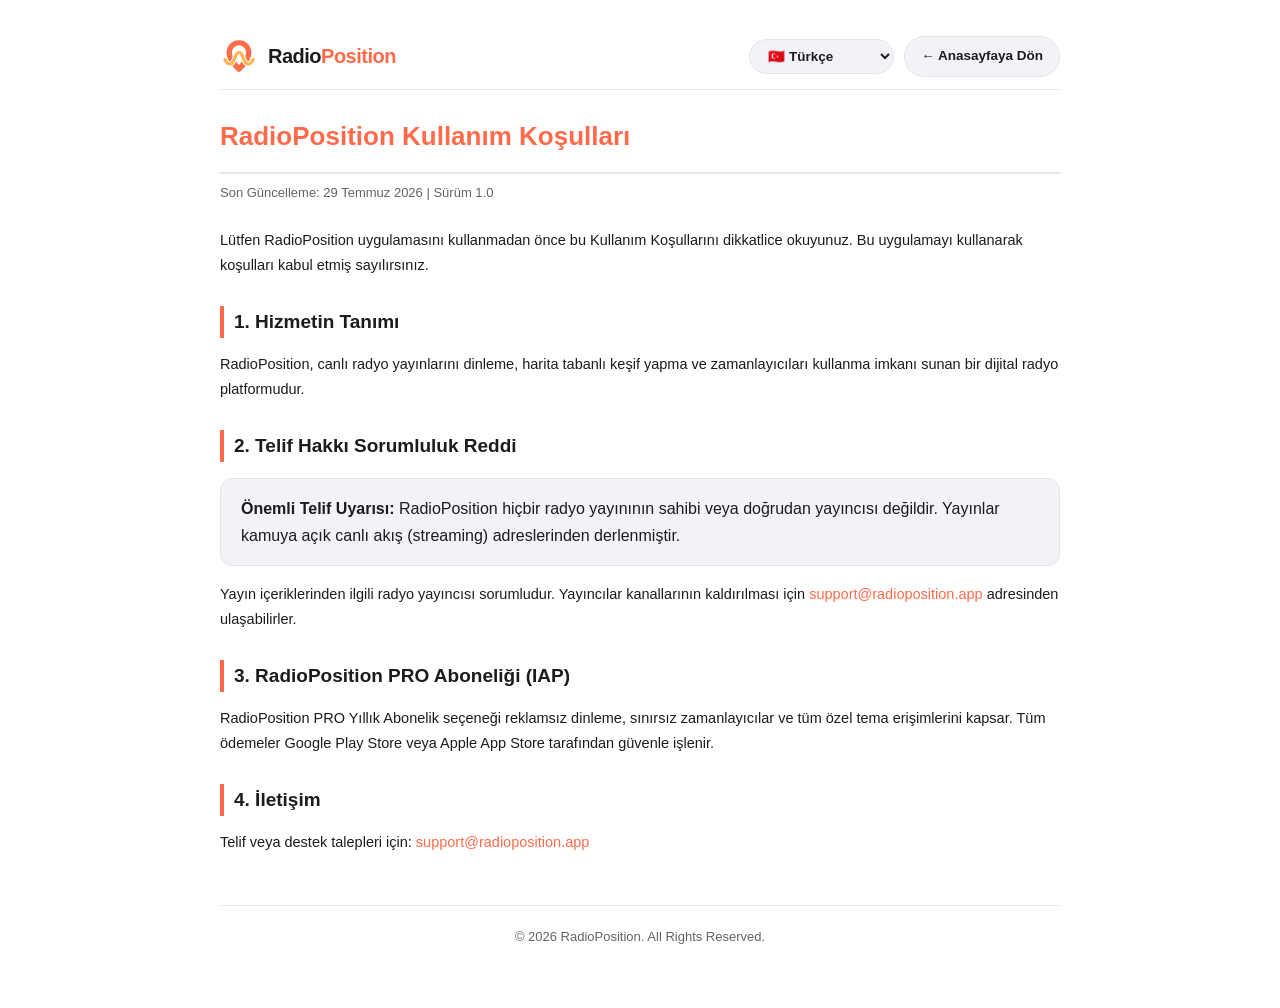
<file: terms_of_use.html>
<!DOCTYPE html>
<html lang="tr">
<head>
    <meta charset="UTF-8">
    <script async src="https://pagead2.googlesyndication.com/pagead/js/adsbygoogle.js?client=ca-pub-3429247192277407"
       crossorigin="anonymous"></script>
    <meta name="viewport" content="width=device-width, initial-scale=1.0">
    <title>RadioPosition — Kullanım Koşulları (Terms of Use)</title>
    <style>
        :root {
            --primary-color: #ff6b4a;
            --bg-color: #ffffff;
            --text-main: #1c1c1e;
            --text-muted: #636366;
            --border-color: #e5e5ea;
            --card-bg: #f2f2f7;
        }
        @media (prefers-color-scheme: dark) {
            :root {
                --primary-color: #ff6b4a;
                --bg-color: #000000;
                --text-main: #ffffff;
                --text-muted: #8e8e93;
                --border-color: #2c2c2e;
                --card-bg: #1c1c1e;
            }
        }
        body {
            font-family: -apple-system, BlinkMacSystemFont, 'Segoe UI', Roboto, Helvetica, Arial, sans-serif;
            line-height: 1.7;
            color: var(--text-main);
            background-color: var(--bg-color);
            padding: 24px 20px 60px;
            max-width: 840px;
            margin: 0 auto;
        }
        h1 {
            color: var(--primary-color);
            font-size: 26px;
            font-weight: 800;
            border-bottom: 2px solid var(--border-color);
            padding-bottom: 14px;
            margin-bottom: 8px;
        }
        .update-date {
            font-size: 13px;
            color: var(--text-muted);
            margin-bottom: 24px;
        }
        h2 {
            font-size: 19px;
            font-weight: 700;
            color: var(--text-main);
            margin-top: 28px;
            margin-bottom: 12px;
            border-left: 4px solid var(--primary-color);
            padding-left: 10px;
        }
        p, li {
            font-size: 14.5px;
            color: var(--text-main);
        }
        ul {
            padding-left: 20px;
            margin-bottom: 16px;
        }
        li {
            margin-bottom: 8px;
        }
        .highlight-box {
            background-color: var(--card-bg);
            border-radius: 12px;
            padding: 16px 20px;
            margin: 16px 0;
            border: 1px solid var(--border-color);
        }
        .footer {
            margin-top: 50px;
            font-size: 13px;
            color: var(--text-muted);
            border-top: 1px solid var(--border-color);
            padding-top: 20px;
            text-align: center;
        }
        a {
            color: var(--primary-color);
            text-decoration: none;
        }
        a:hover {
            text-decoration: underline;
        }
        .lang-select {
            padding: 8px 14px;
            background-color: var(--card-bg);
            color: var(--text-main);
            font-size: 13.5px;
            font-weight: 600;
            border-radius: 20px;
            border: 1px solid var(--border-color);
            outline: none;
            cursor: pointer;
        }
    </style>
</head>
<body>
    <header style="display: flex; align-items: center; justify-content: space-between; padding: 12px 0; margin-bottom: 24px; border-bottom: 1px solid var(--border-color); flex-wrap: wrap; gap: 12px;">
        <a href="index.html" style="display: flex; align-items: center; gap: 10px; text-decoration: none; color: inherit;">
            <img src="assets/logo-removebg.png" alt="RadioPosition Logo" style="width: 38px; height: 38px; object-fit: contain;">
            <span style="font-size: 20px; font-weight: 800; letter-spacing: -0.5px; color: var(--text-main);">Radio<span style="color: var(--primary-color);">Position</span></span>
        </a>
        <div style="display: flex; align-items: center; gap: 10px;">
            <select id="doc-lang-select" class="lang-select">
                <option value="tr">🇹🇷 Türkçe</option>
                <option value="en">🇺🇸 English</option>
                <option value="de">🇩🇪 Deutsch</option>
                <option value="es">🇪🇸 Español</option>
                <option value="fr">🇫🇷 Français</option>
                <option value="it">🇮🇹 Italiano</option>
                <option value="nl">🇳🇱 Nederlands</option>
                <option value="pl">🇵🇱 Polski</option>
                <option value="pt">🇵🇹 Português</option>
                <option value="ru">🇷🇺 Русский</option>
                <option value="ar">🇪🇬 العربية</option>
                <option value="hi">🇮🇳 हिन्दी</option>
                <option value="ja">🇯🇵 日本語</option>
                <option value="ko">🇰🇷 한국어</option>
                <option value="zh">🇨🇳 中文</option>
            </select>
            <a href="index.html" id="back-home-btn" style="display: inline-flex; align-items: center; gap: 6px; padding: 8px 16px; background-color: var(--card-bg); color: var(--text-main); font-size: 13.5px; font-weight: 600; border-radius: 20px; border: 1px solid var(--border-color); text-decoration: none;">
                ← Anasayfaya Dön
            </a>
        </div>
    </header>

    <main id="terms-container"></main>

    <div class="footer">
        © 2026 RadioPosition. All Rights Reserved.
    </div>

    <script>
        const termsTexts = {
            tr: {
                backBtn: "← Anasayfaya Dön",
                title: "RadioPosition Kullanım Koşulları",
                date: "Son Güncelleme: 29 Temmuz 2026 | Sürüm 1.0",
                intro: "Lütfen RadioPosition uygulamasını kullanmadan önce bu Kullanım Koşullarını dikkatlice okuyunuz. Bu uygulamayı kullanarak koşulları kabul etmiş sayılırsınız.",
                h1: "1. Hizmetin Tanımı",
                p1: "RadioPosition, canlı radyo yayınlarını dinleme, harita tabanlı keşif yapma ve zamanlayıcıları kullanma imkanı sunan bir dijital radyo platformudur.",
                h2: "2. Telif Hakkı Sorumluluk Reddi",
                box2: "<strong>Önemli Telif Uyarısı:</strong> RadioPosition hiçbir radyo yayınının sahibi veya doğrudan yayıncısı değildir. Yayınlar kamuya açık canlı akış (streaming) adreslerinden derlenmiştir.",
                p2: "Yayın içeriklerinden ilgili radyo yayıncısı sorumludur. Yayıncılar kanallarının kaldırılması için <a href=\"mailto:support@radioposition.app\">support@radioposition.app</a> adresinden ulaşabilirler.",
                h3: "3. RadioPosition PRO Aboneliği (IAP)",
                p3: "RadioPosition PRO Yıllık Abonelik seçeneği reklamsız dinleme, sınırsız zamanlayıcılar ve tüm özel tema erişimlerini kapsar. Tüm ödemeler Google Play Store veya Apple App Store tarafından güvenle işlenir.",
                h4: "4. İletişim",
                p4: "Telif veya destek talepleri için: <a href=\"mailto:support@radioposition.app\">support@radioposition.app</a>"
            },
            en: {
                backBtn: "← Back to Home",
                title: "RadioPosition Terms of Use",
                date: "Last Updated: July 29, 2026 | Version 1.0",
                intro: "Please read these Terms of Use carefully before using RadioPosition. By accessing or using our application, you agree to be bound by these terms.",
                h1: "1. Service Overview",
                p1: "RadioPosition is a digital radio platform allowing users to listen to live radio streams, explore channels via an interactive globe map, and set timers.",
                h2: "2. Copyright Disclaimer",
                box2: "<strong>Copyright Notice:</strong> RadioPosition does not host or broadcast any radio stream directly. All radio streams are aggregated from publicly accessible HTTP/HTTPS URLs.",
                p2: "Stream content and copyrights belong solely to the respective broadcaster. Broadcasters requesting channel removal can email <a href=\"mailto:support@radioposition.app\">support@radioposition.app</a>.",
                h3: "3. RadioPosition PRO Subscription",
                p3: "RadioPosition PRO Yearly Subscription unlocks an ad-free experience, unlimited timers, and all custom color themes. Billing is processed securely via Google Play Store or Apple App Store.",
                h4: "4. Contact Us",
                p4: "For copyright or support inquiries: <a href=\"mailto:support@radioposition.app\">support@radioposition.app</a>"
            },
            de: {
                backBtn: "← Zurück zur Startseite",
                title: "RadioPosition Nutzungsbedingungen",
                date: "Zuletzt aktualisiert: 29. Juli 2026 | Version 1.0",
                intro: "Bitte lesen Sie diese Nutzungsbedingungen sorgfältig durch, bevor Sie RadioPosition verwenden.",
                h1: "1. Dienstbeschreibung",
                p1: "RadioPosition bietet Ihnen weltweite Live-Radio-Streams, interaktive Karten und Weckfunktionen.",
                h2: "2. Urheberrechtshinweis",
                box2: "<strong>Urheberrecht:</strong> RadioPosition ist kein eigener Sender. Alle Streams stammen aus öffentlich zugänglichen URLs.",
                p2: "Inhalte unterliegen den jeweiligen Sendern. Kontakt: <a href=\"mailto:support@radioposition.app\">support@radioposition.app</a>",
                h3: "3. RadioPosition PRO Abonnements",
                p3: "RadioPosition PRO bietet Werbefreiheit und alle Premium-Themes. Die Abrechnung erfolgt über den App Store oder Google Play.",
                h4: "4. Kontakt",
                p4: "E-Mail: <a href=\"mailto:support@radioposition.app\">support@radioposition.app</a>"
            },
            es: {
                backBtn: "← Volver al Inicio",
                title: "RadioPosition Términos de Uso",
                date: "Última actualización: 29 de julio de 2026 | Versión 1.0",
                intro: "Lea detenidamente estos Términos de Uso antes de utilizar la aplicación RadioPosition.",
                h1: "1. Descripción del Servicio",
                p1: "RadioPosition permite escuchar transmisiones de radio en vivo y explorar emisoras en el mapa.",
                h2: "2. Descargo de Derechos de Autor",
                box2: "<strong>Aviso de Derechos de Autor:</strong> RadioPosition no emite ni transmite contenido propio. Las emisiones provienen de fuentes públicas.",
                p2: "Para retiro de emisoras, contactar a: <a href=\"mailto:support@radioposition.app\">support@radioposition.app</a>",
                h3: "3. Suscripción PRO",
                p3: "La suscripción RadioPosition PRO elimina anuncios y desbloquea temas exclusivos.",
                h4: "4. Contacto",
                p4: "Correo: <a href=\"mailto:support@radioposition.app\">support@radioposition.app</a>"
            },
            fr: {
                backBtn: "← Retour à l'accueil",
                title: "RadioPosition Conditions d'Utilisation",
                date: "Dernière mise à jour : 29 juillet 2026 | Version 1.0",
                intro: "Veuillez lire attentivement ces conditions d'utilisation avant d'utiliser RadioPosition.",
                h1: "1. Description du Service",
                p1: "RadioPosition vous permet d'écouter des radios en direct et d'explorer les stations sur une carte interactive.",
                h2: "2. Droits d'Auteur",
                box2: "<strong>Droits d'Auteur :</strong> RadioPosition n'héberge directement aucun flux radio. Les flux proviennent d'URL publiques.",
                p2: "Pour toute demande de retrait : <a href=\"mailto:support@radioposition.app\">support@radioposition.app</a>",
                h3: "3. Abonnement PRO",
                p3: "L'abonnement RadioPosition PRO supprime les publicités et débloque tous les thèmes.",
                h4: "4. Contact",
                p4: "E-mail : <a href=\"mailto:support@radioposition.app\">support@radioposition.app</a>"
            }
        };

        function renderTerms(lang) {
            const t = termsTexts[lang] || termsTexts.en;
            document.getElementById('back-home-btn').textContent = t.backBtn;
            document.title = t.title + " — RadioPosition";

            document.getElementById('terms-container').innerHTML = `
                <h1>${t.title}</h1>
                <div class="update-date">${t.date}</div>
                <p>${t.intro}</p>
                <h2>${t.h1}</h2>
                <p>${t.p1}</p>
                <h2>${t.h2}</h2>
                <div class="highlight-box">${t.box2}</div>
                <p>${t.p2}</p>
                <h2>${t.h3}</h2>
                <p>${t.p3}</p>
                <h2>${t.h4}</h2>
                <p>${t.p4}</p>
            `;
        }

        const selectEl = document.getElementById('doc-lang-select');
        const savedLang = localStorage.getItem('radio_position_lang') || 'tr';
        selectEl.value = termsTexts[savedLang] ? savedLang : 'tr';

        selectEl.addEventListener('change', (e) => {
            const selected = e.target.value;
            localStorage.setItem('radio_position_lang', selected);
            renderTerms(selected);
        });

        renderTerms(selectEl.value);
    </script>
</body>
</html>
</file>
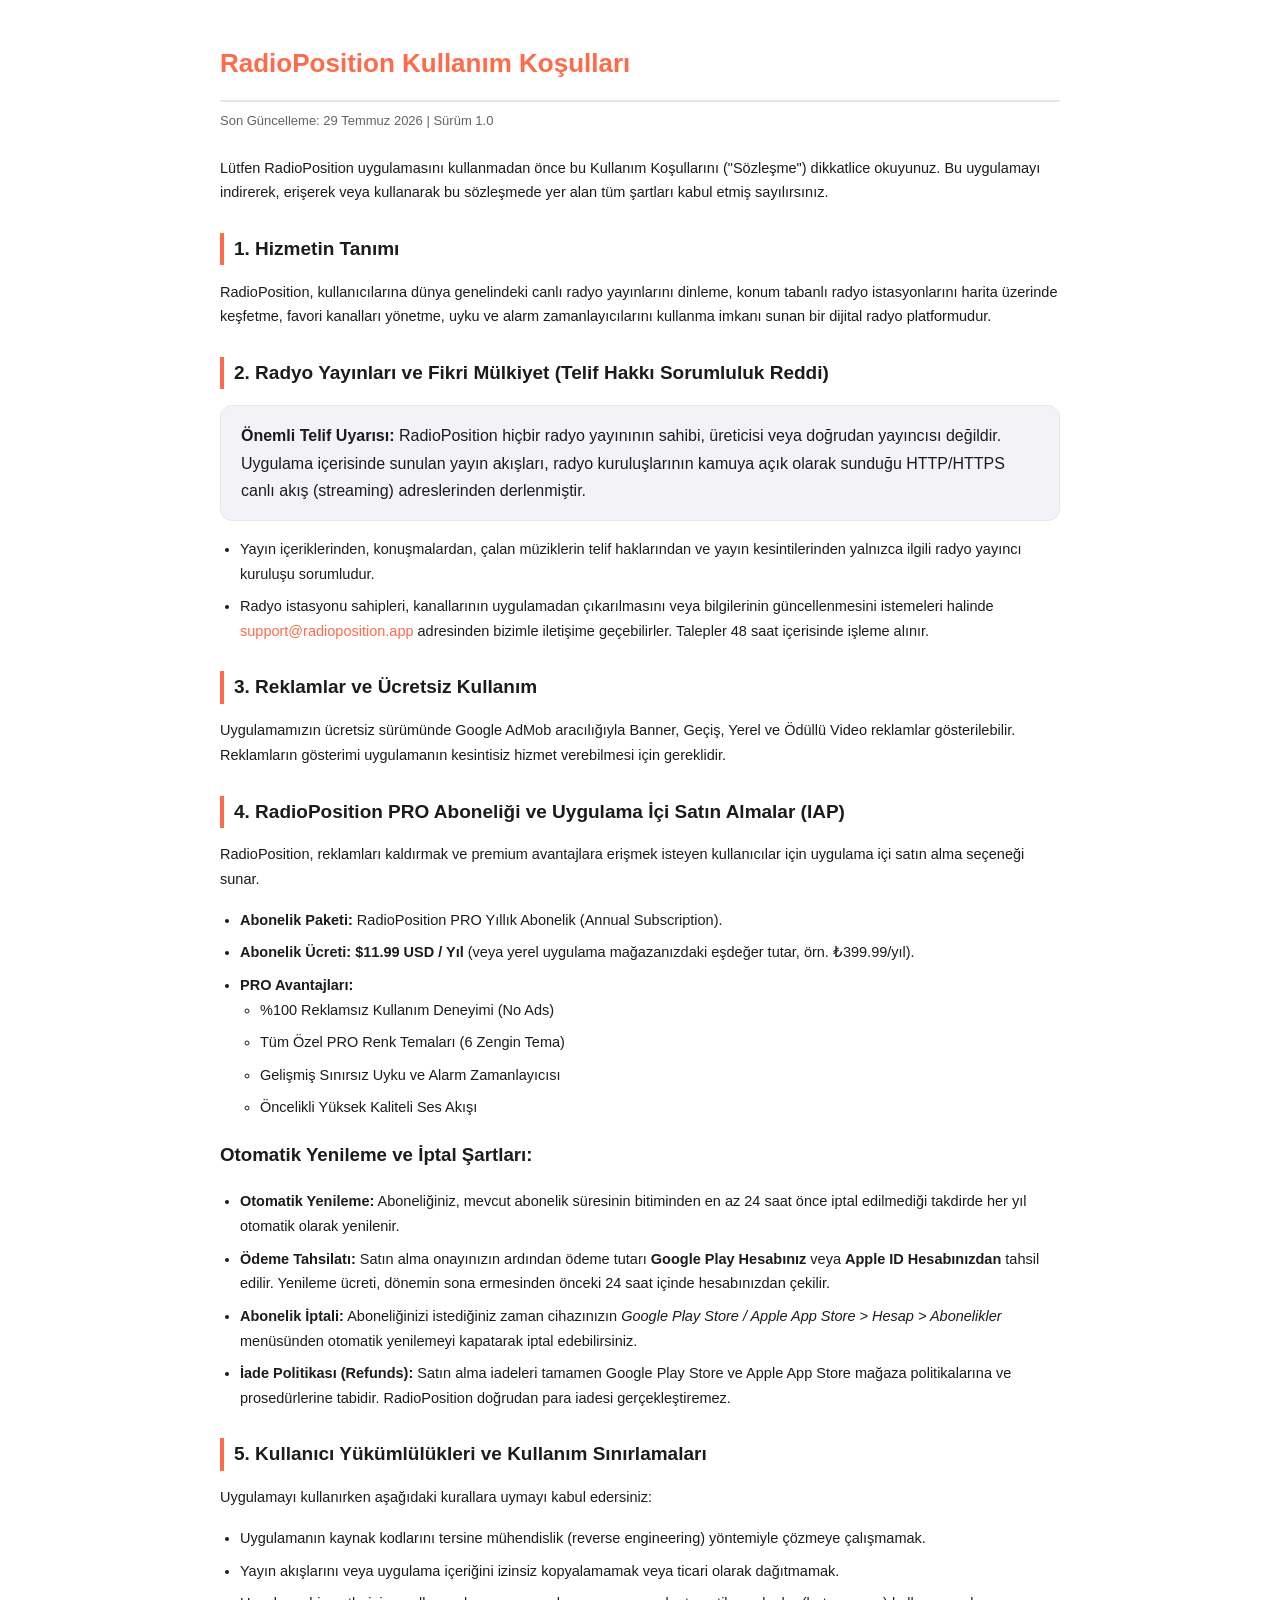
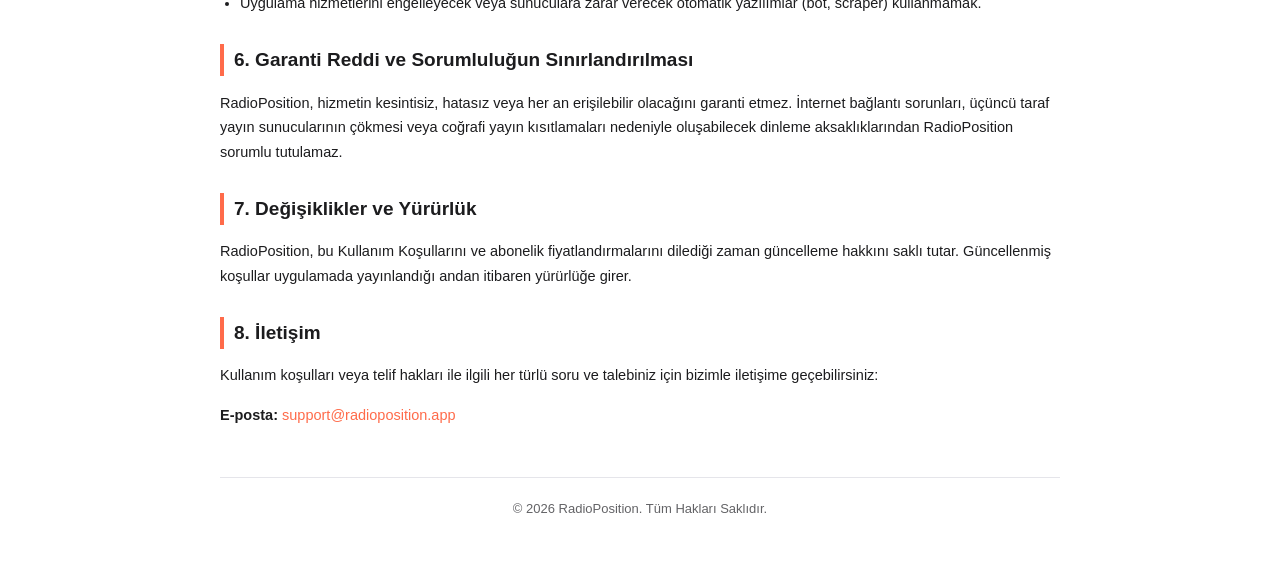
<file: assets/terms_of_use.html>
<!DOCTYPE html>
<html lang="tr">
<head>
    <meta charset="UTF-8">
    <meta name="viewport" content="width=device-width, initial-scale=1.0">
    <title>RadioPosition — Kullanım Koşulları (Terms of Use)</title>
    <style>
        :root {
            --primary-color: #ff6b4a;
            --bg-color: #ffffff;
            --text-main: #1c1c1e;
            --text-muted: #636366;
            --border-color: #e5e5ea;
            --card-bg: #f2f2f7;
        }
        @media (prefers-color-scheme: dark) {
            :root {
                --primary-color: #ff6b4a;
                --bg-color: #000000;
                --text-main: #ffffff;
                --text-muted: #8e8e93;
                --border-color: #2c2c2e;
                --card-bg: #1c1c1e;
            }
        }
        body {
            font-family: -apple-system, BlinkMacSystemFont, 'Segoe UI', Roboto, Helvetica, Arial, sans-serif;
            line-height: 1.7;
            color: var(--text-main);
            background-color: var(--bg-color);
            padding: 24px 20px 60px;
            max-width: 840px;
            margin: 0 auto;
        }
        h1 {
            color: var(--primary-color);
            font-size: 26px;
            font-weight: 800;
            border-bottom: 2px solid var(--border-color);
            padding-bottom: 14px;
            margin-bottom: 8px;
        }
        .update-date {
            font-size: 13px;
            color: var(--text-muted);
            margin-bottom: 24px;
        }
        h2 {
            font-size: 19px;
            font-weight: 700;
            color: var(--text-main);
            margin-top: 28px;
            margin-bottom: 12px;
            border-left: 4px solid var(--primary-color);
            padding-left: 10px;
        }
        p, li {
            font-size: 14.5px;
            color: var(--text-main);
        }
        ul {
            padding-left: 20px;
            margin-bottom: 16px;
        }
        li {
            margin-bottom: 8px;
        }
        .highlight-box {
            background-color: var(--card-bg);
            border-radius: 12px;
            padding: 16px 20px;
            margin: 16px 0;
            border: 1px solid var(--border-color);
        }
        .footer {
            margin-top: 50px;
            font-size: 13px;
            color: var(--text-muted);
            border-top: 1px solid var(--border-color);
            padding-top: 20px;
            text-align: center;
        }
        a {
            color: var(--primary-color);
            text-decoration: none;
        }
        a:hover {
            text-decoration: underline;
        }
    </style>
</head>
<body>
    <h1>RadioPosition Kullanım Koşulları</h1>
    <div class="update-date">Son Güncelleme: 29 Temmuz 2026 | Sürüm 1.0</div>

    <p>Lütfen RadioPosition uygulamasını kullanmadan önce bu Kullanım Koşullarını ("Sözleşme") dikkatlice okuyunuz. Bu uygulamayı indirerek, erişerek veya kullanarak bu sözleşmede yer alan tüm şartları kabul etmiş sayılırsınız.</p>

    <h2>1. Hizmetin Tanımı</h2>
    <p>RadioPosition, kullanıcılarına dünya genelindeki canlı radyo yayınlarını dinleme, konum tabanlı radyo istasyonlarını harita üzerinde keşfetme, favori kanalları yönetme, uyku ve alarm zamanlayıcılarını kullanma imkanı sunan bir dijital radyo platformudur.</p>

    <h2>2. Radyo Yayınları ve Fikri Mülkiyet (Telif Hakkı Sorumluluk Reddi)</h2>
    <div class="highlight-box">
        <strong>Önemli Telif Uyarısı:</strong> RadioPosition hiçbir radyo yayınının sahibi, üreticisi veya doğrudan yayıncısı değildir. Uygulama içerisinde sunulan yayın akışları, radyo kuruluşlarının kamuya açık olarak sunduğu HTTP/HTTPS canlı akış (streaming) adreslerinden derlenmiştir.
    </div>
    <ul>
        <li>Yayın içeriklerinden, konuşmalardan, çalan müziklerin telif haklarından ve yayın kesintilerinden yalnızca ilgili radyo yayıncı kuruluşu sorumludur.</li>
        <li>Radyo istasyonu sahipleri, kanallarının uygulamadan çıkarılmasını veya bilgilerinin güncellenmesini istemeleri halinde <a href="mailto:support@radioposition.app">support@radioposition.app</a> adresinden bizimle iletişime geçebilirler. Talepler 48 saat içerisinde işleme alınır.</li>
    </ul>

    <h2>3. Reklamlar ve Ücretsiz Kullanım</h2>
    <p>Uygulamamızın ücretsiz sürümünde Google AdMob aracılığıyla Banner, Geçiş, Yerel ve Ödüllü Video reklamlar gösterilebilir. Reklamların gösterimi uygulamanın kesintisiz hizmet verebilmesi için gereklidir.</p>

    <h2>4. RadioPosition PRO Aboneliği ve Uygulama İçi Satın Almalar (IAP)</h2>
    <p>RadioPosition, reklamları kaldırmak ve premium avantajlara erişmek isteyen kullanıcılar için uygulama içi satın alma seçeneği sunar.</p>

    <ul>
        <li><strong>Abonelik Paketi:</strong> RadioPosition PRO Yıllık Abonelik (Annual Subscription).</li>
        <li><strong>Abonelik Ücreti:</strong> <strong>$11.99 USD / Yıl</strong> (veya yerel uygulama mağazanızdaki eşdeğer tutar, örn. ₺399.99/yıl).</li>
        <li><strong>PRO Avantajları:</strong>
            <ul>
                <li>%100 Reklamsız Kullanım Deneyimi (No Ads)</li>
                <li>Tüm Özel PRO Renk Temaları (6 Zengin Tema)</li>
                <li>Gelişmiş Sınırsız Uyku ve Alarm Zamanlayıcısı</li>
                <li>Öncelikli Yüksek Kaliteli Ses Akışı</li>
            </ul>
        </li>
    </ul>

    <h3>Otomatik Yenileme ve İptal Şartları:</h3>
    <ul>
        <li><strong>Otomatik Yenileme:</strong> Aboneliğiniz, mevcut abonelik süresinin bitiminden en az 24 saat önce iptal edilmediği takdirde her yıl otomatik olarak yenilenir.</li>
        <li><strong>Ödeme Tahsilatı:</strong> Satın alma onayınızın ardından ödeme tutarı <strong>Google Play Hesabınız</strong> veya <strong>Apple ID Hesabınızdan</strong> tahsil edilir. Yenileme ücreti, dönemin sona ermesinden önceki 24 saat içinde hesabınızdan çekilir.</li>
        <li><strong>Abonelik İptali:</strong> Aboneliğinizi istediğiniz zaman cihazınızın <em>Google Play Store / Apple App Store > Hesap > Abonelikler</em> menüsünden otomatik yenilemeyi kapatarak iptal edebilirsiniz.</li>
        <li><strong>İade Politikası (Refunds):</strong> Satın alma iadeleri tamamen Google Play Store ve Apple App Store mağaza politikalarına ve prosedürlerine tabidir. RadioPosition doğrudan para iadesi gerçekleştiremez.</li>
    </ul>

    <h2>5. Kullanıcı Yükümlülükleri ve Kullanım Sınırlamaları</h2>
    <p>Uygulamayı kullanırken aşağıdaki kurallara uymayı kabul edersiniz:</p>
    <ul>
        <li>Uygulamanın kaynak kodlarını tersine mühendislik (reverse engineering) yöntemiyle çözmeye çalışmamak.</li>
        <li>Yayın akışlarını veya uygulama içeriğini izinsiz kopyalamamak veya ticari olarak dağıtmamak.</li>
        <li>Uygulama hizmetlerini engelleyecek veya sunuculara zarar verecek otomatik yazılımlar (bot, scraper) kullanmamak.</li>
    </ul>

    <h2>6. Garanti Reddi ve Sorumluluğun Sınırlandırılması</h2>
    <p>RadioPosition, hizmetin kesintisiz, hatasız veya her an erişilebilir olacağını garanti etmez. İnternet bağlantı sorunları, üçüncü taraf yayın sunucularının çökmesi veya coğrafi yayın kısıtlamaları nedeniyle oluşabilecek dinleme aksaklıklarından RadioPosition sorumlu tutulamaz.</p>

    <h2>7. Değişiklikler ve Yürürlük</h2>
    <p>RadioPosition, bu Kullanım Koşullarını ve abonelik fiyatlandırmalarını dilediği zaman güncelleme hakkını saklı tutar. Güncellenmiş koşullar uygulamada yayınlandığı andan itibaren yürürlüğe girer.</p>

    <h2>8. İletişim</h2>
    <p>Kullanım koşulları veya telif hakları ile ilgili her türlü soru ve talebiniz için bizimle iletişime geçebilirsiniz:</p>
    <p><strong>E-posta:</strong> <a href="mailto:support@radioposition.app">support@radioposition.app</a></p>

    <div class="footer">
        © 2026 RadioPosition. Tüm Hakları Saklıdır.
    </div>
</body>
</html>
</file>
